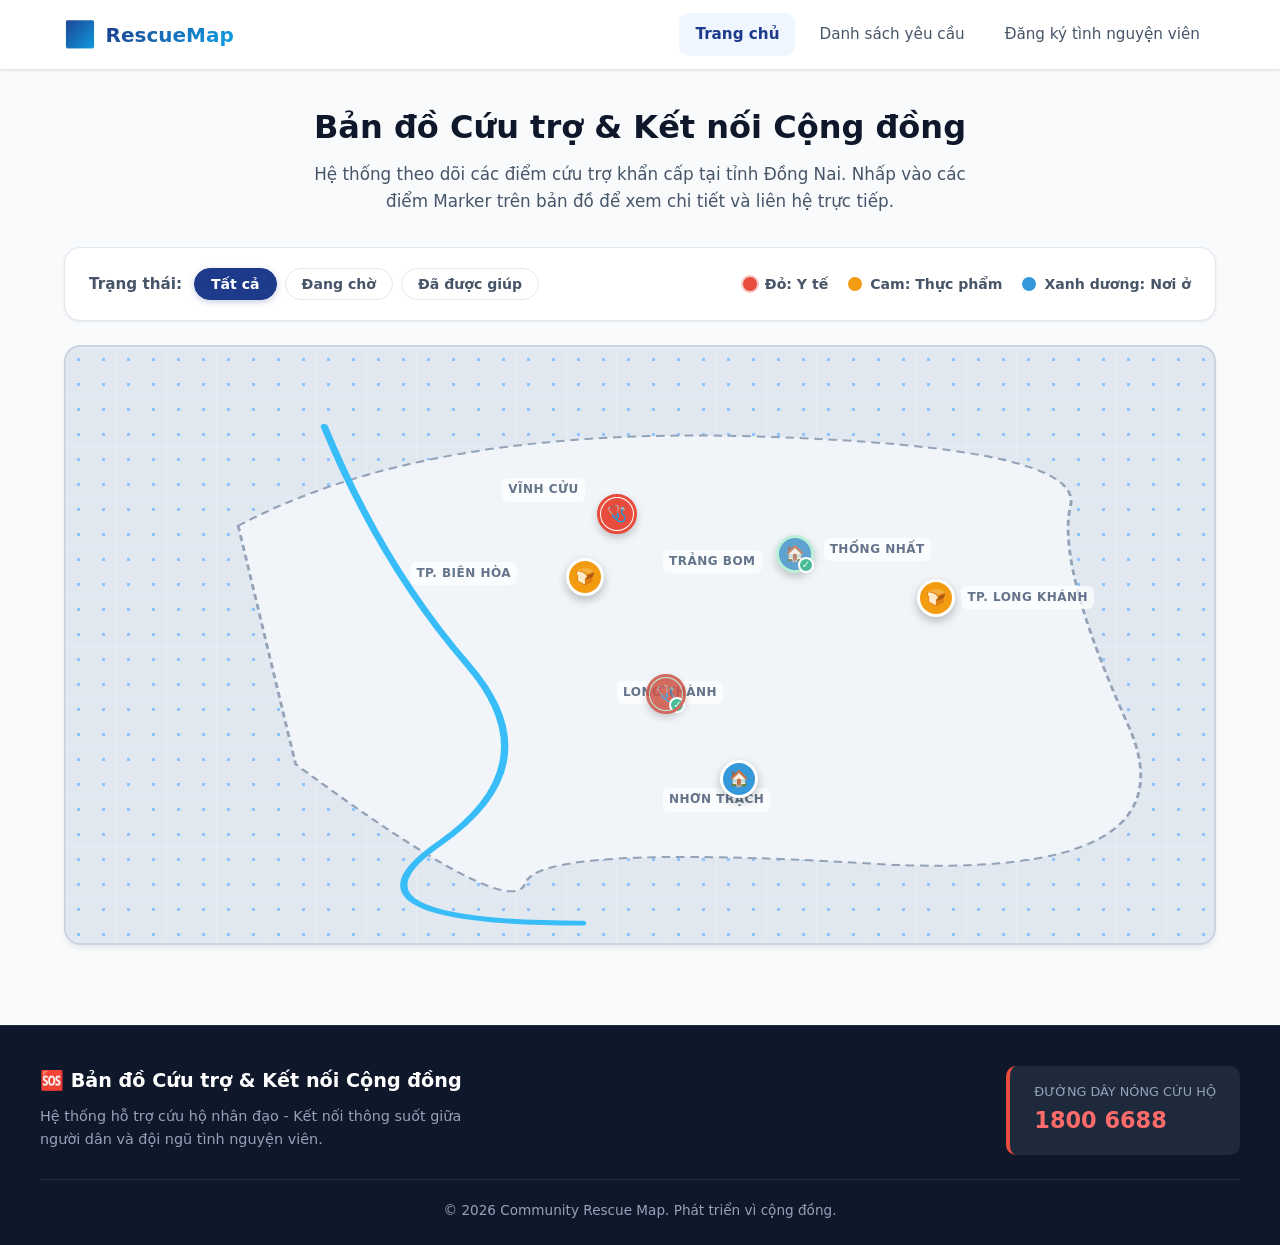
<file: index.html>
<!DOCTYPE html>
<html lang="vi">
<head>
    <meta charset="UTF-8">
    <meta name="viewport" content="width=device-width, initial-scale=1.0">
    <title>Bản đồ Cứu trợ & Kết nối Cộng đồng</title>
    <!-- CSS dùng chung của hệ thống -->
    <link rel="stylesheet" href="css/style.css">
    
    <!-- Đoạn CSS bổ sung chuyên biệt cho Bản đồ, Marker Pulse và Popup Chi tiết -->
    <style>
        /* Khu vực điều khiển: Bộ lọc trạng thái & Bảng chú thích */
        .map-controls-panel {
            background-color: var(--bg-card);
            border: 1px solid var(--border-color);
            border-radius: var(--radius-lg);
            padding: 1.25rem 1.5rem;
            margin-bottom: 1.5rem;
            box-shadow: var(--shadow-sm);
            display: flex;
            flex-wrap: wrap;
            justify-content: space-between;
            align-items: center;
            gap: 1.25rem;
        }

        /* 3 Nút lọc trạng thái */
        .filter-buttons-group {
            display: flex;
            align-items: center;
            gap: 0.5rem;
            flex-wrap: wrap;
        }

        .filter-title {
            font-size: 0.95rem;
            font-weight: 700;
            color: var(--text-secondary);
            margin-right: 0.25rem;
        }

        .status-btn {
            background: #fff;
            border: 1.5px solid var(--border-color);
            padding: 0.45rem 1rem;
            border-radius: var(--radius-full);
            font-weight: 600;
            font-size: 0.88rem;
            color: var(--text-secondary);
            cursor: pointer;
            transition: all var(--transition-fast);
        }

        .status-btn:hover {
            border-color: var(--color-primary-light);
            color: var(--color-primary);
        }

        .status-btn.active {
            background-color: var(--color-primary);
            color: #ffffff;
            border-color: var(--color-primary);
            box-shadow: 0 2px 6px rgba(30, 58, 138, 0.25);
        }

        /* Bảng chú thích 3 màu Marker */
        .map-legend {
            display: flex;
            align-items: center;
            gap: 1.25rem;
            flex-wrap: wrap;
        }

        .legend-item {
            display: flex;
            align-items: center;
            gap: 0.5rem;
            font-size: 0.88rem;
            font-weight: 600;
            color: var(--text-secondary);
        }

        .legend-dot {
            width: 14px;
            height: 14px;
            border-radius: var(--radius-full);
            display: inline-block;
            flex-shrink: 0;
            position: relative;
        }

        .legend-dot.medical {
            background-color: var(--color-medical); /* Đỏ: #e74c3c */
            box-shadow: 0 0 0 2px rgba(231, 76, 60, 0.3);
        }

        .legend-dot.food {
            background-color: var(--color-food);    /* Cam: #f39c12 */
        }

        .legend-dot.shelter {
            background-color: var(--color-shelter); /* Xanh dương: #3498db */
        }

        /* Khung bản đồ (position: relative) mô phỏng khu vực */
        .map-wrapper {
            position: relative;
            width: 100%;
            height: 600px;
            background-color: #dbeafe;
            background-image: 
                radial-gradient(#93c5fd 1.5px, transparent 1.5px),
                linear-gradient(to right, rgba(255,255,255,0.2) 1px, transparent 1px),
                linear-gradient(to bottom, rgba(255,255,255,0.2) 1px, #e2e8f0 1px);
            background-size: 25px 25px, 50px 50px, 50px 50px;
            border-radius: var(--radius-lg);
            border: 2px solid #cbd5e1;
            overflow: hidden;
            box-shadow: var(--shadow-md);
            user-select: none;
        }

        /* Sơ đồ địa giới & Sông Đồng Nai mô phỏng */
        .map-region-backdrop {
            position: absolute;
            inset: 0;
            width: 100%;
            height: 100%;
            pointer-events: none;
        }

        .map-region-backdrop path.province-shape {
            fill: #f1f5f9;
            stroke: #94a3b8;
            stroke-width: 2;
            stroke-dasharray: 6 4;
        }

        .map-region-backdrop path.river-shape {
            fill: none;
            stroke: #38bdf8;
            stroke-width: 5;
            stroke-linecap: round;
        }

        .district-tag {
            position: absolute;
            font-size: 0.75rem;
            font-weight: 800;
            color: #64748b;
            text-transform: uppercase;
            letter-spacing: 0.5px;
            pointer-events: none;
            background: rgba(255, 255, 255, 0.7);
            padding: 2px 6px;
            border-radius: var(--radius-sm);
        }

        /* Lớp chứa Marker vẽ tự động bằng JavaScript */
        #markersLayer {
            position: absolute;
            inset: 0;
            width: 100%;
            height: 100%;
        }

        /* Định dạng Marker */
        .map-marker {
            position: absolute;
            transform: translate(-50%, -50%);
            width: 38px;
            height: 38px;
            border-radius: var(--radius-full);
            display: flex;
            align-items: center;
            justify-content: center;
            color: #ffffff;
            cursor: pointer;
            box-shadow: 0 4px 10px rgba(0, 0, 0, 0.25);
            border: 3px solid #ffffff;
            transition: transform 0.2s cubic-bezier(0.34, 1.56, 0.64, 1), box-shadow 0.2s ease;
            z-index: 10;
        }

        .map-marker:hover {
            transform: translate(-50%, -50%) scale(1.3);
            z-index: 30;
            box-shadow: 0 8px 16px rgba(0, 0, 0, 0.35);
        }

        /* 3 Màu Marker theo yêu cầu */
        .marker-medical {
            background-color: var(--color-medical); /* Đỏ: #e74c3c */
        }

        .marker-food {
            background-color: var(--color-food);    /* Cam: #f39c12 */
        }

        .marker-shelter {
            background-color: var(--color-shelter); /* Xanh dương: #3498db */
        }

        /* Hiệu ứng nhấp nháy Pulse dành riêng cho Marker Y tế (Khẩn cấp) */
        .marker-medical::after {
            content: '';
            position: absolute;
            inset: -4px;
            border-radius: var(--radius-full);
            border: 3px solid var(--color-medical);
            animation: medical-pulse 1.8s infinite ease-out;
            pointer-events: none;
        }

        @keyframes medical-pulse {
            0% { transform: scale(0.9); opacity: 0.9; }
            70% { transform: scale(2.2); opacity: 0; }
            100% { transform: scale(2.4); opacity: 0; }
        }

        /* Biểu tượng trạng thái đã cứu trợ */
        .map-marker.is-done {
            filter: grayscale(0.2);
            opacity: 0.85;
            border-color: #a7f3d0;
        }

        .map-marker .status-check {
            position: absolute;
            bottom: -3px;
            right: -3px;
            width: 16px;
            height: 16px;
            background-color: var(--color-done);
            border: 2px solid #ffffff;
            border-radius: var(--radius-full);
            font-size: 10px;
            display: flex;
            align-items: center;
            justify-content: center;
        }

        /* Hộp thoại Popup Chi tiết */
        .map-popup-overlay {
            position: absolute;
            inset: 0;
            background: rgba(15, 23, 42, 0.45);
            backdrop-filter: blur(2px);
            z-index: 100;
            display: flex;
            align-items: center;
            justify-content: center;
            padding: 1rem;
            animation: fadeIn 0.2s ease;
        }

        .map-popup-card {
            background: #ffffff;
            width: 100%;
            max-width: 440px;
            border-radius: var(--radius-lg);
            box-shadow: var(--shadow-lg);
            border: 1px solid var(--border-color);
            overflow: hidden;
            animation: popupSlideUp 0.25s cubic-bezier(0.16, 1, 0.3, 1);
        }

        .popup-header {
            padding: 1.1rem 1.25rem;
            display: flex;
            align-items: flex-start;
            justify-content: space-between;
            border-bottom: 1px solid var(--border-color);
            background-color: var(--bg-card-alt);
        }

        .popup-title-group h3 {
            font-size: 1.15rem;
            font-weight: 800;
            color: var(--text-primary);
            margin-bottom: 0.2rem;
        }

        .popup-id-tag {
            font-size: 0.75rem;
            font-weight: 700;
            color: var(--text-muted);
        }

        .popup-close-btn {
            background: transparent;
            border: none;
            font-size: 1.5rem;
            line-height: 1;
            color: var(--text-muted);
            cursor: pointer;
            padding: 0.2rem 0.5rem;
            border-radius: var(--radius-sm);
            transition: all var(--transition-fast);
        }

        .popup-close-btn:hover {
            color: var(--color-medical);
            background: rgba(231, 76, 60, 0.1);
        }

        .popup-body {
            padding: 1.25rem;
            display: flex;
            flex-direction: column;
            gap: 0.85rem;
        }

        .popup-row {
            display: flex;
            flex-direction: column;
            gap: 0.15rem;
        }

        .popup-label {
            font-size: 0.78rem;
            font-weight: 700;
            text-transform: uppercase;
            color: var(--text-muted);
            letter-spacing: 0.5px;
        }

        .popup-value {
            font-size: 0.95rem;
            color: var(--text-primary);
            font-weight: 500;
        }

        .popup-phone-link {
            display: inline-flex;
            align-items: center;
            gap: 0.4rem;
            font-weight: 700;
            color: var(--color-primary);
            font-size: 1.05rem;
            text-decoration: underline;
        }

        .popup-phone-link:hover {
            color: var(--color-primary-hover);
        }

        .popup-note-box {
            background: #fffbeb;
            border: 1px solid #fde68a;
            color: #92400e;
            padding: 0.75rem;
            border-radius: var(--radius-md);
            font-size: 0.88rem;
            line-height: 1.5;
            font-style: italic;
        }

        .popup-badges-row {
            display: flex;
            gap: 0.5rem;
            flex-wrap: wrap;
            margin-top: 0.25rem;
        }

        .popup-footer {
            padding: 0.85rem 1.25rem;
            background: var(--bg-card-alt);
            border-top: 1px solid var(--border-color);
            display: flex;
            justify-content: flex-end;
            gap: 0.5rem;
        }

        @keyframes popupSlideUp {
            from { opacity: 0; transform: translateY(20px) scale(0.96); }
            to { opacity: 1; transform: translateY(0) scale(1); }
        }

        @keyframes fadeIn {
            from { opacity: 0; }
            to { opacity: 1; }
        }

        /* Tối ưu hóa cực hạn cho điện thoại màn hình nhỏ 375px */
        @media (max-width: 600px) {
            .map-controls-panel {
                flex-direction: column;
                align-items: stretch;
                padding: 1rem;
                gap: 1rem;
            }

            .filter-buttons-group {
                justify-content: space-between;
                width: 100%;
            }

            .status-btn {
                flex: 1;
                text-align: center;
                padding: 0.45rem 0.5rem;
                font-size: 0.8rem;
            }

            .map-legend {
                justify-content: space-around;
                width: 100%;
                border-top: 1px dashed var(--border-color);
                padding-top: 0.75rem;
            }

            .legend-item {
                font-size: 0.78rem;
            }

            .map-wrapper {
                height: 480px; /* Vừa vặn trên màn hình 375px */
            }

            .map-marker {
                width: 32px;
                height: 32px;
                font-size: 0.85rem;
            }

            .map-popup-card {
                max-width: 100%;
                border-radius: var(--radius-md);
            }

            .popup-body {
                padding: 1rem;
                gap: 0.75rem;
            }
        }
    </style>
</head>
<body>

    <!-- 1. THANH NAVBAR VỚI 3 LINK THEO YÊU CẦU -->
    <header class="navbar">
        <div class="nav-container">
            <a href="index.html" class="nav-logo">
                <span class="logo-icon">🆘</span>
                <span>RescueMap</span>
            </a>
            <nav class="nav-menu" aria-label="Điều hướng chính">
                <a href="index.html" class="nav-link active">Trang chủ</a>
                <a href="requests.html" class="nav-link">Danh sách yêu cầu</a>
                <a href="volunteer.html" class="nav-link">Đăng ký tình nguyện viên</a>
            </nav>
        </div>
    </header>

    <!-- 2. KHUNG MAIN (SEMANTIC MAIN CONTAINER) -->
    <main class="main-wrapper">
        
        <header class="page-header">
            <h1 class="page-title">Bản đồ Cứu trợ & Kết nối Cộng đồng</h1>
            <p class="page-subtitle">Hệ thống theo dõi các điểm cứu trợ khẩn cấp tại tỉnh Đồng Nai. Nhấp vào các điểm Marker trên bản đồ để xem chi tiết và liên hệ trực tiếp.</p>
        </header>

        <!-- BẢNG ĐIỀU KHIỂN: BỘ LỌC 3 NÚT & BẢNG CHÚ THÍCH 3 MÀU MARKER -->
        <section class="map-controls-panel" aria-label="Bộ lọc và Chú thích">
            
            <!-- 3 Nút lọc trạng thái -->
            <div class="filter-buttons-group">
                <span class="filter-title">Trạng thái:</span>
                <button class="status-btn active" data-status="all">Tất cả</button>
                <button class="status-btn" data-status="dang-cho">Đang chờ</button>
                <button class="status-btn" data-status="da-giup">Đã được giúp</button>
            </div>

            <!-- Bảng chú thích 3 màu Marker: Đỏ (Y tế nhấp nháy), Cam (Thực phẩm), Xanh dương (Nơi ở) -->
            <div class="map-legend">
                <div class="legend-item" title="Nhu cầu y tế khẩn cấp (Nhấp nháy pulse)">
                    <span class="legend-dot medical"></span>
                    <span>Đỏ: Y tế</span>
                </div>
                <div class="legend-item" title="Lương thực & Nhu yếu phẩm">
                    <span class="legend-dot food"></span>
                    <span>Cam: Thực phẩm</span>
                </div>
                <div class="legend-item" title="Chỗ ở & Trú ẩn an toàn">
                    <span class="legend-dot shelter"></span>
                    <span>Xanh dương: Nơi ở</span>
                </div>
            </div>

        </section>

        <!-- KHUNG BẢN ĐỒ (POSITION: RELATIVE) MÔ PHỎNG KHU VỰC -->
        <section class="map-section" aria-label="Bản đồ tương tác">
            <div class="map-wrapper" id="mapWrapper">
                
                <!-- Bản đồ nền SVG mô phỏng địa bàn Đồng Nai -->
                <svg class="map-region-backdrop" viewBox="0 0 800 600" preserveAspectRatio="none">
                    <path class="province-shape" d="M 120 180 Q 250 80 480 90 T 700 160 T 740 380 T 560 520 T 320 540 T 160 420 Z" />
                    <path class="river-shape" d="M 180 80 Q 220 220 280 320 T 260 500 T 360 580" />
                </svg>

                <!-- Địa danh minh họa -->
                <span class="district-tag" style="top: 22%; left: 38%;">Vĩnh Cửu</span>
                <span class="district-tag" style="top: 36%; left: 30%;">TP. Biên Hòa</span>
                <span class="district-tag" style="top: 34%; left: 52%;">Trảng Bom</span>
                <span class="district-tag" style="top: 32%; left: 66%;">Thống Nhất</span>
                <span class="district-tag" style="top: 40%; left: 78%;">TP. Long Khánh</span>
                <span class="district-tag" style="top: 56%; left: 48%;">Long Thành</span>
                <span class="district-tag" style="top: 74%; left: 52%;">Nhơn Trạch</span>

                <!-- Lớp hiển thị Marker (vẽ tự động bằng JavaScript .map()) -->
                <div id="markersLayer"></div>

                <!-- Hộp thoại Popup Chi tiết khi nhấp Marker -->
                <div class="map-popup-overlay" id="popupOverlay" style="display: none;">
                    <article class="map-popup-card" id="popupCard">
                        <header class="popup-header">
                            <div class="popup-title-group">
                                <span class="popup-id-tag" id="popupId">REQ-000</span>
                                <h3 id="popupName">Họ và tên</h3>
                            </div>
                            <button type="button" class="popup-close-btn" id="popupCloseBtn" aria-label="Đóng popup">&times;</button>
                        </header>
                        
                        <div class="popup-body">
                            <div class="popup-row">
                                <span class="popup-label">📞 Số điện thoại:</span>
                                <a href="tel:" class="popup-phone-link" id="popupPhone">0912 345 678</a>
                            </div>

                            <div class="popup-row">
                                <span class="popup-label">📍 Địa chỉ:</span>
                                <p class="popup-value" id="popupAddress">Địa chỉ...</p>
                            </div>

                            <div class="popup-row">
                                <span class="popup-label">🏷️ Loại nhu cầu & Trạng thái:</span>
                                <div class="popup-badges-row">
                                    <span class="badge" id="popupTypeBadge">Y tế</span>
                                    <span class="badge" id="popupStatusBadge">Đang chờ</span>
                                </div>
                            </div>

                            <div class="popup-row">
                                <span class="popup-label">📝 Ghi chú:</span>
                                <div class="popup-note-box" id="popupNote">Nội dung ghi chú...</div>
                            </div>
                        </div>

                        <footer class="popup-footer">
                            <a href="tel:" class="btn btn-danger btn-sm" id="popupCallBtn">
                                📞 Gọi hỗ trợ ngay
                            </a>
                            <button type="button" class="btn btn-outline btn-sm" id="popupCloseFooterBtn">
                                Đóng
                            </button>
                        </footer>
                    </article>
                </div>

            </div>
        </section>

    </main>

    <!-- 3. FOOTER CHUẨN SEMANTIC -->
    <footer class="footer">
        <div class="footer-container">
            <div class="footer-top">
                <div class="footer-brand">
                    <h4>🆘 Bản đồ Cứu trợ & Kết nối Cộng đồng</h4>
                    <p>Hệ thống hỗ trợ cứu hộ nhân đạo - Kết nối thông suốt giữa người dân và đội ngũ tình nguyện viên.</p>
                </div>
                <div class="footer-hotline">
                    <span>Đường dây nóng cứu hộ</span>
                    <strong>1800 6688</strong>
                </div>
            </div>
            <div class="footer-bottom">
                <p>&copy; 2026 Community Rescue Map. Phát triển vì cộng đồng.</p>
            </div>
        </div>
    </footer>

    <!-- Nạp js/data.js trước -->
    <script src="js/data.js"></script>
    <!-- Nạp js/map.js điều khiển bản đồ -->
    <script src="js/map.js"></script>
</body>
</html>
</file>
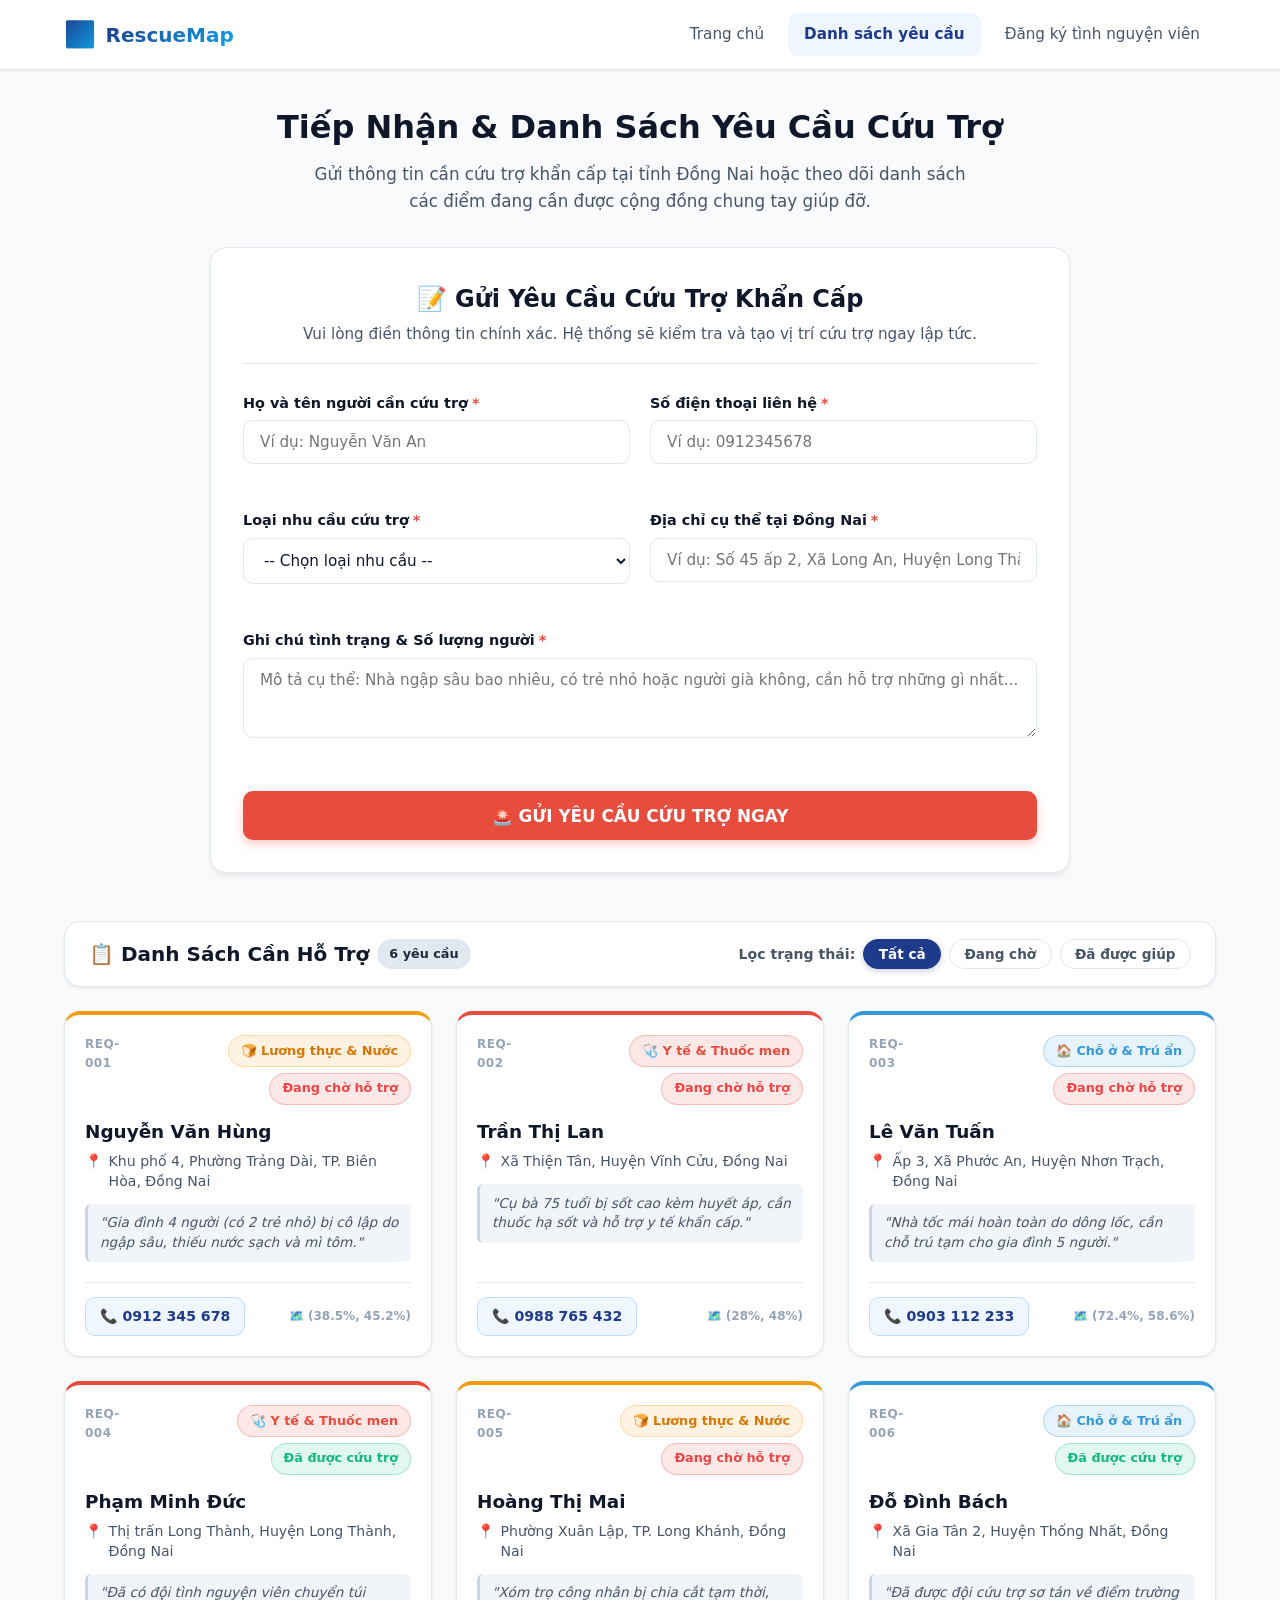
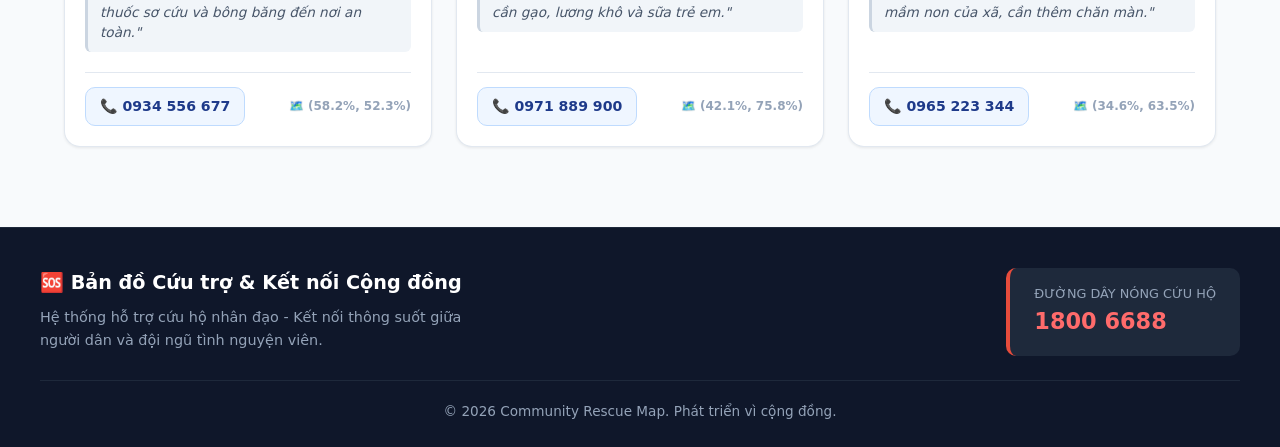
<file: requests.html>
<!DOCTYPE html>
<html lang="vi">
<head>
    <meta charset="UTF-8">
    <meta name="viewport" content="width=device-width, initial-scale=1.0">
    <title>Danh Sách & Gửi Yêu Cầu Cứu Trợ - Community Rescue Map</title>
    <!-- CSS dùng chung của hệ thống -->
    <link rel="stylesheet" href="css/style.css">

    <!-- Đoạn CSS bổ sung chuyên biệt cho Form Tiếp Nhận và CSS Grid 3 Cột / 1 Cột -->
    <style>
        .requests-page-layout {
            display: flex;
            flex-direction: column;
            gap: 3rem;
        }

        /* ------------------ PHẦN 1: FORM TIẾP NHẬN ------------------ */
        .form-section-wrapper {
            background-color: var(--bg-card);
            border: 1px solid var(--border-color);
            border-radius: var(--radius-lg);
            padding: 2rem;
            box-shadow: var(--shadow-md);
            max-width: 860px;
            margin: 0 auto;
            width: 100%;
        }

        .section-header-box {
            margin-bottom: 1.75rem;
            text-align: center;
            border-bottom: 1px solid var(--border-color);
            padding-bottom: 1rem;
        }

        .section-header-box h2 {
            font-size: 1.5rem;
            font-weight: 800;
            color: var(--text-primary);
            display: flex;
            align-items: center;
            justify-content: center;
            gap: 0.5rem;
        }

        .section-header-box p {
            font-size: 0.95rem;
            color: var(--text-secondary);
            margin-top: 0.25rem;
        }

        .request-form-grid {
            display: grid;
            grid-template-columns: 1fr 1fr;
            gap: 1.25rem;
        }

        .form-field-group {
            display: flex;
            flex-direction: column;
            gap: 0.35rem;
            position: relative;
        }

        .form-field-group.full-span {
            grid-column: 1 / -1;
        }

        .form-label {
            font-size: 0.9rem;
            font-weight: 700;
            color: var(--text-primary);
            display: flex;
            align-items: center;
            gap: 0.25rem;
        }

        .form-label .required-mark {
            color: var(--color-medical);
        }

        .form-control-input,
        .form-control-select,
        .form-control-textarea {
            width: 100%;
            padding: 0.75rem 1rem;
            border: 1.5px solid var(--border-color);
            border-radius: var(--radius-md);
            background-color: #ffffff;
            font-size: 0.95rem;
            color: var(--text-primary);
            outline: none;
            transition: all var(--transition-fast);
        }

        .form-control-input:focus,
        .form-control-select:focus,
        .form-control-textarea:focus {
            border-color: var(--color-primary-light);
            box-shadow: 0 0 0 3px rgba(59, 130, 246, 0.15);
        }

        /* Khi có lỗi validation: Viền đỏ và nền hồng nhạt */
        .form-control-input.has-error,
        .form-control-select.has-error,
        .form-control-textarea.has-error {
            border-color: var(--color-medical) !important;
            background-color: #fff5f5;
        }

        /* Dòng thông báo lỗi màu đỏ trực tiếp dưới ô nhập (Không dùng alert) */
        .field-error-message {
            color: var(--color-medical);
            font-size: 0.8rem;
            font-weight: 600;
            min-height: 1.1rem;
            display: flex;
            align-items: center;
            gap: 0.25rem;
            margin-top: 2px;
        }

        .btn-submit-rescue {
            background-color: var(--color-medical);
            color: #ffffff;
            font-weight: 700;
            font-size: 1.05rem;
            padding: 0.9rem 1.5rem;
            border-radius: var(--radius-md);
            border: none;
            cursor: pointer;
            width: 100%;
            box-shadow: 0 4px 10px rgba(231, 76, 60, 0.3);
            display: flex;
            align-items: center;
            justify-content: center;
            gap: 0.5rem;
            transition: all var(--transition-fast);
        }

        .btn-submit-rescue:hover {
            background-color: #c0392b;
            transform: translateY(-1px);
            box-shadow: 0 6px 14px rgba(231, 76, 60, 0.4);
        }

        .form-success-banner {
            background-color: #ecfdf5;
            border: 1.5px solid #6ee7b7;
            color: #065f46;
            padding: 1rem 1.25rem;
            border-radius: var(--radius-md);
            margin-bottom: 1.5rem;
            display: none;
            align-items: center;
            justify-content: space-between;
            gap: 1rem;
            animation: fadeIn 0.3s ease;
        }

        /* ------------------ PHẦN 2: DANH SÁCH YÊU CẦU ------------------ */
        .requests-list-section {
            display: flex;
            flex-direction: column;
            gap: 1.5rem;
        }

        .list-header-bar {
            display: flex;
            justify-content: space-between;
            align-items: center;
            flex-wrap: wrap;
            gap: 1rem;
            background-color: var(--bg-card);
            border: 1px solid var(--border-color);
            border-radius: var(--radius-lg);
            padding: 1rem 1.5rem;
            box-shadow: var(--shadow-sm);
        }

        .list-header-title {
            font-size: 1.25rem;
            font-weight: 800;
            color: var(--text-primary);
            display: flex;
            align-items: center;
            gap: 0.5rem;
        }

        .list-filter-group {
            display: flex;
            align-items: center;
            gap: 0.5rem;
            flex-wrap: wrap;
        }

        .filter-label-txt {
            font-size: 0.88rem;
            font-weight: 700;
            color: var(--text-secondary);
        }

        .filter-pill-btn {
            background: #ffffff;
            border: 1.5px solid var(--border-color);
            padding: 0.4rem 0.9rem;
            border-radius: var(--radius-full);
            font-size: 0.85rem;
            font-weight: 600;
            color: var(--text-secondary);
            cursor: pointer;
            transition: all var(--transition-fast);
        }

        .filter-pill-btn:hover {
            border-color: var(--color-primary-light);
            color: var(--color-primary);
        }

        .filter-pill-btn.active {
            background-color: var(--color-primary);
            color: #ffffff;
            border-color: var(--color-primary);
            box-shadow: 0 2px 6px rgba(30, 58, 138, 0.25);
        }

        /* [YÊU CẦU]: CSS GRID HIỂN THỊ 3 CỘT TRÊN MÁY TÍNH VÀ 1 CỘT TRÊN ĐIỆN THOẠI (<768px) */
        .requests-cards-grid {
            display: grid;
            grid-template-columns: repeat(3, 1fr); /* 3 cột trên máy tính */
            gap: 1.5rem;
        }

        .rescue-request-card {
            background-color: var(--bg-card);
            border: 1px solid var(--border-color);
            border-radius: var(--radius-lg);
            padding: 1.25rem;
            box-shadow: var(--shadow-sm);
            display: flex;
            flex-direction: column;
            justify-content: space-between;
            transition: transform var(--transition-fast), box-shadow var(--transition-fast);
            border-top: 4px solid var(--border-color);
            position: relative;
        }

        .rescue-request-card:hover {
            transform: translateY(-3px);
            box-shadow: var(--shadow-md);
        }

        /* Nhãn màu viền nhận diện theo loại nhu cầu */
        .rescue-request-card.border-medical { border-top-color: var(--color-medical); }
        .rescue-request-card.border-food { border-top-color: var(--color-food); }
        .rescue-request-card.border-shelter { border-top-color: var(--color-shelter); }

        .card-top-header {
            display: flex;
            justify-content: space-between;
            align-items: flex-start;
            margin-bottom: 0.75rem;
            gap: 0.5rem;
        }

        .card-req-id {
            font-size: 0.75rem;
            font-weight: 800;
            color: var(--text-muted);
            letter-spacing: 0.5px;
        }

        .card-badges-wrapper {
            display: flex;
            flex-wrap: wrap;
            gap: 0.35rem;
            justify-content: flex-end;
        }

        .card-person-name {
            font-size: 1.15rem;
            font-weight: 800;
            color: var(--text-primary);
            margin-bottom: 0.4rem;
        }

        .card-address-line {
            font-size: 0.88rem;
            color: var(--text-secondary);
            display: flex;
            align-items: flex-start;
            gap: 0.35rem;
            margin-bottom: 0.75rem;
            line-height: 1.4;
        }

        .card-note-box {
            background-color: var(--bg-card-alt);
            border-left: 3px solid #cbd5e1;
            padding: 0.6rem 0.75rem;
            border-radius: var(--radius-sm);
            font-size: 0.85rem;
            color: var(--text-secondary);
            font-style: italic;
            margin-bottom: 1.25rem;
            line-height: 1.45;
        }

        .card-footer-box {
            display: flex;
            align-items: center;
            justify-content: space-between;
            padding-top: 0.85rem;
            border-top: 1px solid var(--border-color);
            gap: 0.5rem;
        }

        /* Số điện thoại bấm gọi được (<a href="tel:...">) */
        .card-phone-btn {
            display: inline-flex;
            align-items: center;
            gap: 0.4rem;
            padding: 0.45rem 0.85rem;
            background-color: #eff6ff;
            color: var(--color-primary);
            border: 1px solid #bfdbfe;
            border-radius: var(--radius-md);
            font-weight: 700;
            font-size: 0.88rem;
            transition: all var(--transition-fast);
        }

        .card-phone-btn:hover {
            background-color: var(--color-primary);
            color: #ffffff;
            border-color: var(--color-primary);
        }

        .card-coords-tag {
            font-size: 0.75rem;
            color: var(--text-muted);
            font-weight: 600;
        }

        .empty-requests-notice {
            grid-column: 1 / -1;
            text-align: center;
            padding: 3.5rem 1rem;
            background-color: var(--bg-card);
            border: 2px dashed var(--border-color);
            border-radius: var(--radius-lg);
            color: var(--text-muted);
        }

        .empty-requests-notice span {
            font-size: 3rem;
            display: block;
            margin-bottom: 0.5rem;
        }

        /* [YÊU CẦU]: RESPONSIVE < 768px TỰ ĐỘNG CHUYỂN VỀ 1 CỘT TRÊN ĐIỆN THOẠI */
        @media (max-width: 768px) {
            .requests-cards-grid {
                grid-template-columns: 1fr; /* 1 cột trên điện thoại <768px */
            }

            .request-form-grid {
                grid-template-columns: 1fr;
            }

            .form-section-wrapper {
                padding: 1.25rem;
            }

            .list-header-bar {
                flex-direction: column;
                align-items: flex-start;
                padding: 1rem;
            }

            .list-filter-group {
                width: 100%;
                justify-content: space-between;
            }

            .filter-pill-btn {
                flex: 1;
                text-align: center;
                padding: 0.4rem 0.5rem;
                font-size: 0.8rem;
            }
        }
    </style>
</head>
<body>

    <!-- 1. THANH ĐIỀU HƯỚNG (NAVBAR ĐỒNG BỘ VỚI INDEX.HTML) -->
    <header class="navbar">
        <div class="nav-container">
            <a href="index.html" class="nav-logo">
                <span class="logo-icon">🆘</span>
                <span>RescueMap</span>
            </a>
            <nav class="nav-menu" aria-label="Điều hướng chính">
                <a href="index.html" class="nav-link">Trang chủ</a>
                <a href="requests.html" class="nav-link active">Danh sách yêu cầu</a>
                <a href="volunteer.html" class="nav-link">Đăng ký tình nguyện viên</a>
            </nav>
        </div>
    </header>

    <!-- 2. KHUNG NỘI DUNG CHÍNH (MAIN WRAPPER) -->
    <main class="main-wrapper">
        <header class="page-header">
            <h1 class="page-title">Tiếp Nhận & Danh Sách Yêu Cầu Cứu Trợ</h1>
            <p class="page-subtitle">Gửi thông tin cần cứu trợ khẩn cấp tại tỉnh Đồng Nai hoặc theo dõi danh sách các điểm đang cần được cộng đồng chung tay giúp đỡ.</p>
        </header>

        <div class="requests-page-layout">
            
            <!-- ================= PHẦN 1: FORM GỬI YÊU CẦU CỨU TRỢ MỚI ================= -->
            <section class="form-section-wrapper" aria-label="Form gửi yêu cầu cứu trợ">
                <div class="section-header-box">
                    <h2>📝 Gửi Yêu Cầu Cứu Trợ Khẩn Cấp</h2>
                    <p>Vui lòng điền thông tin chính xác. Hệ thống sẽ kiểm tra và tạo vị trí cứu trợ ngay lập tức.</p>
                </div>

                <!-- Thông báo thành công khi gửi xong (Ban đầu ẩn) -->
                <div class="form-success-banner" id="formSuccessBanner">
                    <div style="display: flex; align-items: center; gap: 0.5rem;">
                        <span style="font-size: 1.4rem;">✅</span>
                        <div>
                            <strong>Đã gửi yêu cầu cứu trợ thành công!</strong>
                            <p style="font-size: 0.85rem; margin-top: 2px;" id="successMsgDetail">Hệ thống đã tự động định vị và thêm vào danh sách cứu trợ.</p>
                        </div>
                    </div>
                    <button type="button" class="btn btn-outline btn-sm" id="closeSuccessBanner" style="color: #065f46; border-color: #6ee7b7;">✕</button>
                </div>

                <!-- Form tiếp nhận dữ liệu -->
                <form id="newRescueForm" novalidate>
                    <div class="request-form-grid">
                        
                        <!-- Họ tên -->
                        <div class="form-field-group">
                            <label class="form-label" for="reqName">
                                Họ và tên người cần cứu trợ <span class="required-mark">*</span>
                            </label>
                            <input type="text" id="reqName" class="form-control-input" placeholder="Ví dụ: Nguyễn Văn An" autocomplete="name">
                            <small class="field-error-message" id="nameError"></small>
                        </div>

                        <!-- Số điện thoại (Bắt buộc 10 chữ số bắt đầu bằng 0) -->
                        <div class="form-field-group">
                            <label class="form-label" for="reqPhone">
                                Số điện thoại liên hệ <span class="required-mark">*</span>
                            </label>
                            <input type="tel" id="reqPhone" class="form-control-input" placeholder="Ví dụ: 0912345678" maxlength="10" autocomplete="tel">
                            <small class="field-error-message" id="phoneError"></small>
                        </div>

                        <!-- Loại nhu cầu (y-te, thuc-pham, noi-o) -->
                        <div class="form-field-group">
                            <label class="form-label" for="reqType">
                                Loại nhu cầu cứu trợ <span class="required-mark">*</span>
                            </label>
                            <select id="reqType" class="form-control-select">
                                <option value="">-- Chọn loại nhu cầu --</option>
                                <option value="thuc-pham">🍞 Thực phẩm & Lương thực</option>
                                <option value="y-te">🩺 Y tế & Thuốc men khẩn cấp</option>
                                <option value="noi-o">🏠 Chỗ ở & Trú ẩn an toàn</option>
                            </select>
                            <small class="field-error-message" id="typeError"></small>
                        </div>

                        <!-- Địa chỉ chi tiết -->
                        <div class="form-field-group">
                            <label class="form-label" for="reqAddress">
                                Địa chỉ cụ thể tại Đồng Nai <span class="required-mark">*</span>
                            </label>
                            <input type="text" id="reqAddress" class="form-control-input" placeholder="Ví dụ: Số 45 ấp 2, Xã Long An, Huyện Long Thành">
                            <small class="field-error-message" id="addressError"></small>
                        </div>

                        <!-- Ghi chú tình trạng cụ thể -->
                        <div class="form-field-group full-span">
                            <label class="form-label" for="reqNote">
                                Ghi chú tình trạng & Số lượng người <span class="required-mark">*</span>
                            </label>
                            <textarea id="reqNote" class="form-control-textarea" rows="3" placeholder="Mô tả cụ thể: Nhà ngập sâu bao nhiêu, có trẻ nhỏ hoặc người già không, cần hỗ trợ những gì nhất..."></textarea>
                            <small class="field-error-message" id="noteError"></small>
                        </div>

                        <!-- Nút gửi Form -->
                        <div class="form-field-group full-span" style="margin-top: 0.5rem;">
                            <button type="submit" class="btn-submit-rescue" id="btnSubmit">
                                🚨 GỬI YÊU CẦU CỨU TRỢ NGAY
                            </button>
                        </div>

                    </div>
                </form>
            </section>

            <!-- ================= PHẦN 2: DANH SÁCH YÊU CẦU CỨU TRỢ ================= -->
            <section class="requests-list-section" aria-label="Danh sách yêu cầu cứu trợ">
                
                <!-- Thanh công cụ lọc trạng thái và hiển thị số lượng -->
                <div class="list-header-bar">
                    <div class="list-header-title">
                        <span>📋 Danh Sách Cần Hỗ Trợ</span>
                        <span class="badge badge-default" id="displayCountBadge" style="font-size: 0.8rem; background: #e2e8f0; color: #1e293b;">0 yêu cầu</span>
                    </div>

                    <!-- Bộ lọc trạng thái: Tất cả / Đang chờ / Đã được giúp (dùng .filter()) -->
                    <div class="list-filter-group">
                        <span class="filter-label-txt">Lọc trạng thái:</span>
                        <button class="filter-pill-btn active" data-filter="all">Tất cả</button>
                        <button class="filter-pill-btn" data-filter="dang-cho">Đang chờ</button>
                        <button class="filter-pill-btn" data-filter="da-giup">Đã được giúp</button>
                    </div>
                </div>

                <!-- [YÊU CẦU]: Khung hiển thị CSS Grid (3 cột PC, 1 cột Mobile <768px), đổ dữ liệu bằng .map() -->
                <div class="requests-cards-grid" id="requestsCardsContainer">
                    <!-- Các Card sẽ được JavaScript .map() tạo tự động tại đây -->
                </div>

            </section>

        </div>
    </main>

    <!-- 3. FOOTER (ĐỒNG BỘ VỚI INDEX.HTML) -->
    <footer class="footer">
        <div class="footer-container">
            <div class="footer-top">
                <div class="footer-brand">
                    <h4>🆘 Bản đồ Cứu trợ & Kết nối Cộng đồng</h4>
                    <p>Hệ thống hỗ trợ cứu hộ nhân đạo - Kết nối thông suốt giữa người dân và đội ngũ tình nguyện viên.</p>
                </div>
                <div class="footer-hotline">
                    <span>Đường dây nóng cứu hộ</span>
                    <strong>1800 6688</strong>
                </div>
            </div>
            <div class="footer-bottom">
                <p>&copy; 2026 Community Rescue Map. Phát triển vì cộng đồng.</p>
            </div>
        </div>
    </footer>

    <!-- Nhúng js/data.js (chứa getRequests(), saveRequests(), getTypeLabel(), getStatusLabel()) -->
    <script src="js/data.js"></script>
    <!-- Nhúng js/requests.js xử lý Validation và Render Cards -->
    <script src="js/requests.js"></script>
</body>
</html>
</file>
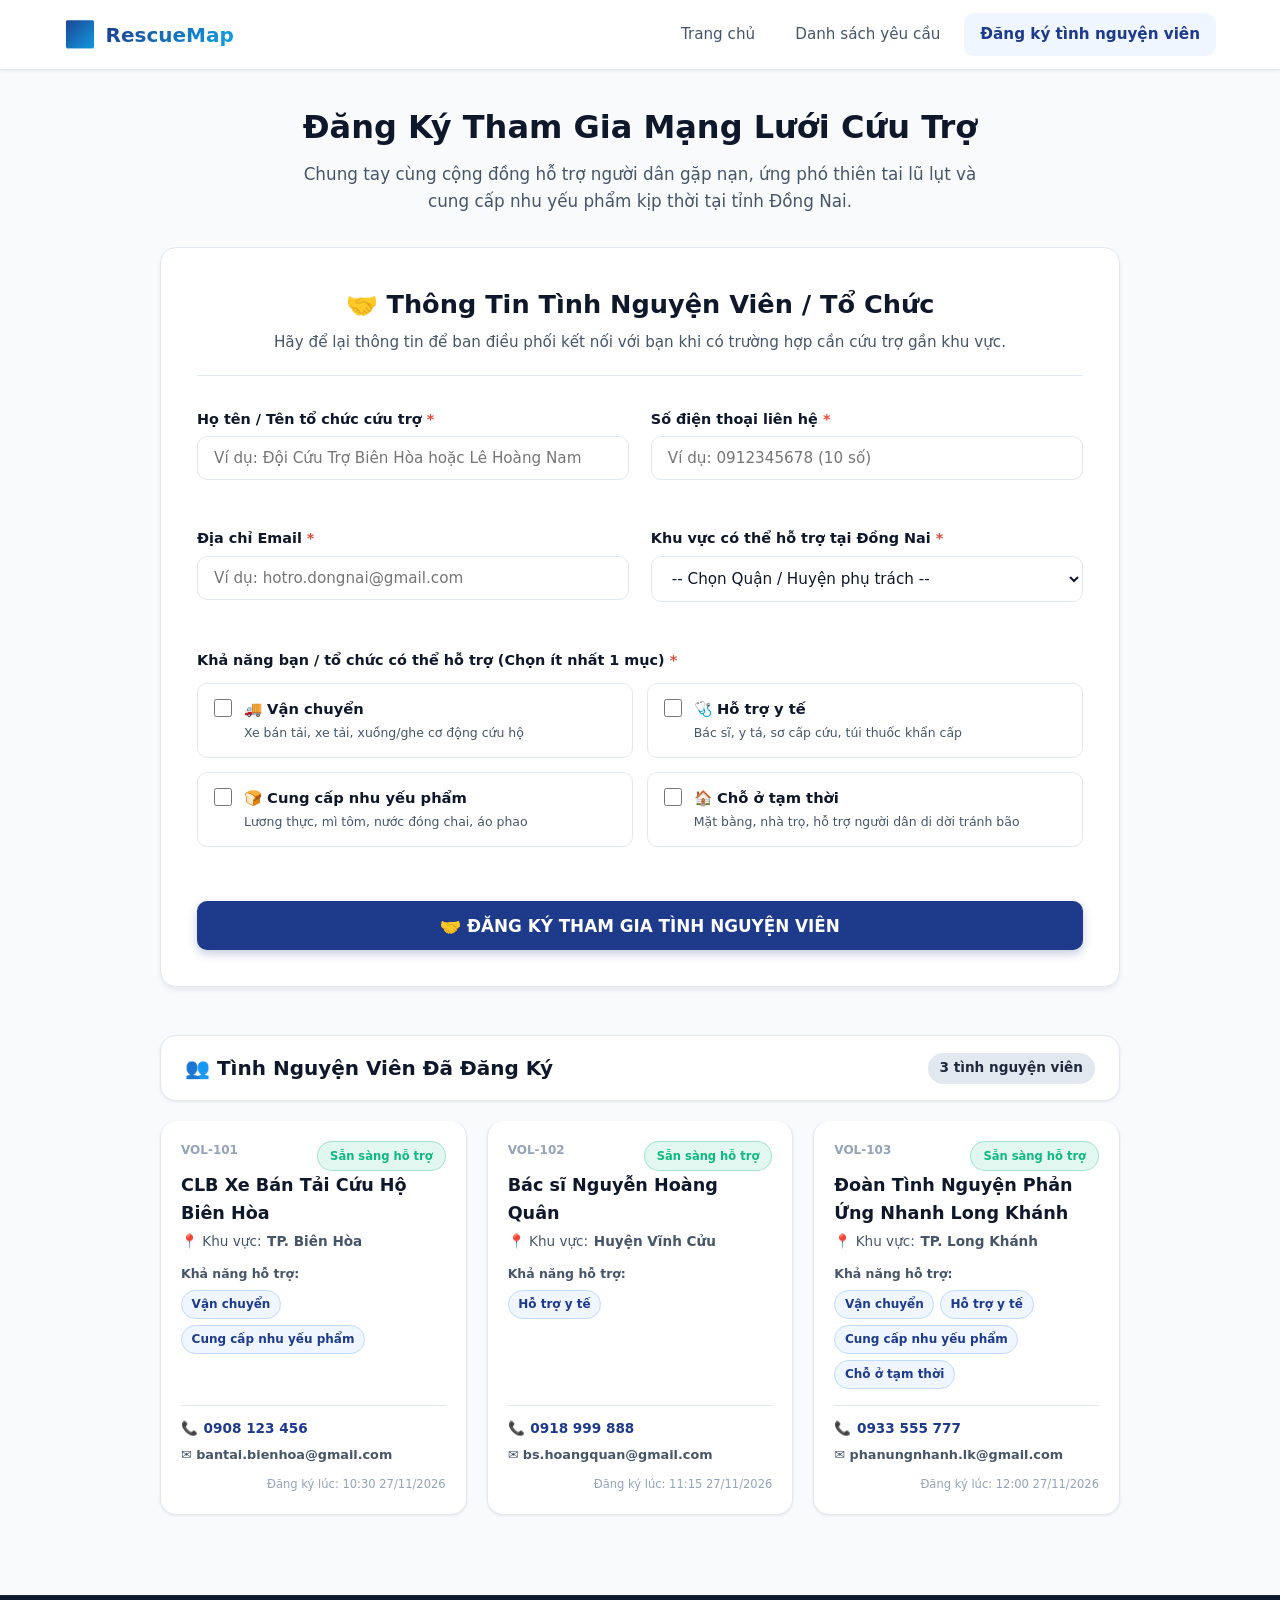
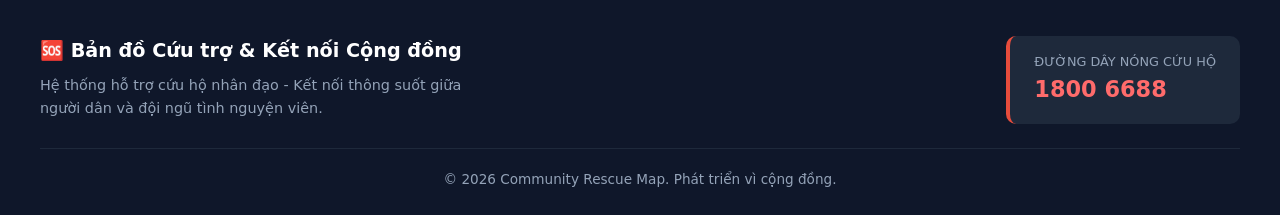
<file: volunteer.html>
<!DOCTYPE html>
<html lang="vi">
<head>
    <meta charset="UTF-8">
    <meta name="viewport" content="width=device-width, initial-scale=1.0">
    <title>Đăng Ký Tình Nguyện Viên - Community Rescue Map</title>
    <!-- CSS dùng chung của hệ thống -->
    <link rel="stylesheet" href="css/style.css">

    <!-- Đoạn CSS bổ sung chuyên biệt cho Form Tình Nguyện Viên & Danh Sách Đăng Ký -->
    <style>
        .volunteer-page-layout {
            display: flex;
            flex-direction: column;
            gap: 3rem;
            max-width: 960px;
            margin: 0 auto;
        }

        /* ------------------ PHẦN 1: FORM ĐĂNG KÝ HIỆN ĐẠI ------------------ */
        .volunteer-form-card {
            background-color: var(--bg-card);
            border: 1px solid var(--border-color);
            border-radius: var(--radius-lg);
            padding: 2.25rem;
            box-shadow: var(--shadow-md);
            position: relative;
        }

        .vol-header-box {
            text-align: center;
            border-bottom: 1px solid var(--border-color);
            padding-bottom: 1.25rem;
            margin-bottom: 2rem;
        }

        .vol-header-box h2 {
            font-size: 1.6rem;
            font-weight: 800;
            color: var(--text-primary);
            display: flex;
            align-items: center;
            justify-content: center;
            gap: 0.5rem;
        }

        .vol-header-box p {
            color: var(--text-secondary);
            font-size: 0.95rem;
            margin-top: 0.35rem;
        }

        .vol-form-grid {
            display: grid;
            grid-template-columns: 1fr 1fr;
            gap: 1.35rem;
        }

        .vol-form-group {
            display: flex;
            flex-direction: column;
            gap: 0.35rem;
        }

        .vol-form-group.full-width {
            grid-column: 1 / -1;
        }

        .vol-label {
            font-size: 0.9rem;
            font-weight: 700;
            color: var(--text-primary);
        }

        .vol-label .required-star {
            color: var(--color-medical);
        }

        .vol-input, .vol-select {
            width: 100%;
            padding: 0.75rem 1rem;
            border: 1.5px solid var(--border-color);
            border-radius: var(--radius-md);
            background-color: #ffffff;
            font-size: 0.95rem;
            color: var(--text-primary);
            outline: none;
            transition: all var(--transition-fast);
        }

        .vol-input:focus, .vol-select:focus {
            border-color: var(--color-primary-light);
            box-shadow: 0 0 0 3px rgba(59, 130, 246, 0.15);
        }

        /* Viền đỏ khi lỗi validation */
        .vol-input.has-error, .vol-select.has-error {
            border-color: var(--color-medical) !important;
            background-color: #fff5f5;
        }

        /* Dòng thông báo lỗi màu đỏ ngay dưới ô nhập */
        .error-message {
            color: var(--color-medical);
            font-size: 0.8rem;
            font-weight: 600;
            min-height: 1.1rem;
            display: flex;
            align-items: center;
            gap: 0.25rem;
            margin-top: 2px;
        }

        /* Nhóm Checkbox chọn Khả năng hỗ trợ */
        .skills-checkbox-grid {
            display: grid;
            grid-template-columns: repeat(2, 1fr);
            gap: 0.85rem;
            margin-top: 0.35rem;
        }

        .checkbox-card {
            border: 1.5px solid var(--border-color);
            border-radius: var(--radius-md);
            padding: 0.85rem 1rem;
            display: flex;
            align-items: flex-start;
            gap: 0.75rem;
            cursor: pointer;
            background: #ffffff;
            transition: all var(--transition-fast);
            user-select: none;
        }

        .checkbox-card:hover {
            border-color: var(--color-primary-light);
            background-color: var(--bg-card-alt);
        }

        .checkbox-card.selected {
            border-color: var(--color-primary);
            background-color: #eff6ff;
        }

        .checkbox-card input[type="checkbox"] {
            width: 18px;
            height: 18px;
            cursor: pointer;
            margin-top: 2px;
            accent-color: var(--color-primary);
        }

        .checkbox-card-content {
            display: flex;
            flex-direction: column;
            gap: 0.15rem;
        }

        .checkbox-card-title {
            font-size: 0.92rem;
            font-weight: 700;
            color: var(--text-primary);
        }

        .checkbox-card-desc {
            font-size: 0.78rem;
            color: var(--text-secondary);
        }

        .btn-submit-volunteer {
            background-color: var(--color-primary);
            color: #ffffff;
            font-weight: 700;
            font-size: 1.05rem;
            padding: 0.9rem 1.5rem;
            border-radius: var(--radius-md);
            border: none;
            cursor: pointer;
            width: 100%;
            display: flex;
            align-items: center;
            justify-content: center;
            gap: 0.5rem;
            box-shadow: 0 4px 10px rgba(30, 58, 138, 0.25);
            transition: all var(--transition-fast);
        }

        .btn-submit-volunteer:hover {
            background-color: var(--color-primary-hover);
            transform: translateY(-1px);
            box-shadow: 0 6px 14px rgba(30, 58, 138, 0.35);
        }

        /* Banner thông báo đăng ký thành công (Mượt mà và tự ẩn sau 3 giây) */
        .toast-success-banner {
            position: fixed;
            top: 24px;
            right: 24px;
            background: #065f46;
            color: #ffffff;
            padding: 1rem 1.5rem;
            border-radius: var(--radius-md);
            box-shadow: var(--shadow-lg);
            display: none;
            align-items: center;
            gap: 0.75rem;
            font-weight: 600;
            font-size: 0.95rem;
            z-index: 9999;
            border-left: 5px solid #34d399;
            transform: translateY(-20px);
            opacity: 0;
            transition: all 0.35s cubic-bezier(0.16, 1, 0.3, 1);
        }

        .toast-success-banner.show {
            display: flex;
            transform: translateY(0);
            opacity: 1;
        }

        /* ------------------ PHẦN 2: DANH SÁCH TÌNH NGUYỆN VIÊN ĐÃ ĐĂNG KÝ ------------------ */
        .registered-section {
            display: flex;
            flex-direction: column;
            gap: 1.25rem;
        }

        .registered-header {
            display: flex;
            justify-content: space-between;
            align-items: center;
            flex-wrap: wrap;
            gap: 0.75rem;
            background: var(--bg-card);
            border: 1px solid var(--border-color);
            border-radius: var(--radius-lg);
            padding: 1rem 1.5rem;
            box-shadow: var(--shadow-sm);
        }

        .registered-header h3 {
            font-size: 1.25rem;
            font-weight: 800;
            color: var(--text-primary);
            display: flex;
            align-items: center;
            gap: 0.5rem;
        }

        .registered-grid {
            display: grid;
            grid-template-columns: repeat(auto-fill, minmax(290px, 1fr));
            gap: 1.25rem;
        }

        .volunteer-card {
            background-color: var(--bg-card);
            border: 1px solid var(--border-color);
            border-radius: var(--radius-lg);
            padding: 1.25rem;
            box-shadow: var(--shadow-sm);
            display: flex;
            flex-direction: column;
            justify-content: space-between;
            gap: 1rem;
            border-top: 4px solid var(--color-primary-light);
            transition: transform var(--transition-fast), box-shadow var(--transition-fast);
        }

        .volunteer-card:hover {
            transform: translateY(-2px);
            box-shadow: var(--shadow-md);
        }

        .vol-card-top {
            display: flex;
            justify-content: space-between;
            align-items: flex-start;
        }

        .vol-card-name {
            font-size: 1.1rem;
            font-weight: 800;
            color: var(--text-primary);
            margin-bottom: 0.2rem;
        }

        .vol-card-area {
            font-size: 0.85rem;
            color: var(--text-secondary);
            display: flex;
            align-items: center;
            gap: 0.35rem;
            margin-bottom: 0.75rem;
        }

        .vol-skills-tags {
            display: flex;
            flex-wrap: wrap;
            gap: 0.35rem;
        }

        .skill-tag {
            font-size: 0.75rem;
            font-weight: 600;
            padding: 0.25rem 0.6rem;
            border-radius: var(--radius-full);
            background-color: #eff6ff;
            color: var(--color-primary);
            border: 1px solid #bfdbfe;
        }

        .vol-card-contacts {
            display: flex;
            flex-direction: column;
            gap: 0.35rem;
            padding-top: 0.75rem;
            border-top: 1px solid var(--border-color);
            font-size: 0.85rem;
        }

        .vol-contact-link {
            color: var(--color-primary);
            font-weight: 600;
            display: inline-flex;
            align-items: center;
            gap: 0.35rem;
        }

        .vol-contact-link:hover {
            text-decoration: underline;
        }

        .vol-time-tag {
            font-size: 0.72rem;
            color: var(--text-muted);
            text-align: right;
            margin-top: 0.25rem;
        }

        .empty-volunteers-box {
            grid-column: 1 / -1;
            text-align: center;
            padding: 3rem 1rem;
            background-color: var(--bg-card);
            border: 2px dashed var(--border-color);
            border-radius: var(--radius-lg);
            color: var(--text-muted);
        }

        /* ------------------ RESPONSIVE TRÊN ĐIỆN THOẠI (<600px) ------------------ */
        @media (max-width: 600px) {
            .volunteer-form-card {
                padding: 1.25rem;
            }

            .vol-form-grid {
                grid-template-columns: 1fr; /* 1 cột trên điện thoại */
                gap: 1rem;
            }

            .skills-checkbox-grid {
                grid-template-columns: 1fr; /* Checkbox xếp dọc */
            }

            .registered-grid {
                grid-template-columns: 1fr;
            }

            .toast-success-banner {
                left: 16px;
                right: 16px;
                top: 16px;
            }
        }
    </style>
</head>
<body>

    <!-- 1. THANH ĐIỀU HƯỚNG (NAVBAR ĐỒNG BỘ VỚI INDEX.HTML & REQUESTS.HTML) -->
    <header class="navbar">
        <div class="nav-container">
            <a href="index.html" class="nav-logo">
                <span class="logo-icon">🆘</span>
                <span>RescueMap</span>
            </a>
            <nav class="nav-menu" aria-label="Điều hướng chính">
                <a href="index.html" class="nav-link">Trang chủ</a>
                <a href="requests.html" class="nav-link">Danh sách yêu cầu</a>
                <a href="volunteer.html" class="nav-link active">Đăng ký tình nguyện viên</a>
            </nav>
        </div>
    </header>

    <!-- 2. KHUNG NỘI DUNG CHÍNH (MAIN WRAPPER) -->
    <main class="main-wrapper">
        <header class="page-header">
            <h1 class="page-title">Đăng Ký Tham Gia Mạng Lưới Cứu Trợ</h1>
            <p class="page-subtitle">Chung tay cùng cộng đồng hỗ trợ người dân gặp nạn, ứng phó thiên tai lũ lụt và cung cấp nhu yếu phẩm kịp thời tại tỉnh Đồng Nai.</p>
        </header>

        <div class="volunteer-page-layout">
            
            <!-- ================= PHẦN 1: FORM ĐĂNG KÝ TÌNH NGUYỆN VIÊN ================= -->
            <section class="volunteer-form-card" aria-label="Form đăng ký tình nguyện viên">
                <div class="vol-header-box">
                    <h2>🤝 Thông Tin Tình Nguyện Viên / Tổ Chức</h2>
                    <p>Hãy để lại thông tin để ban điều phối kết nối với bạn khi có trường hợp cần cứu trợ gần khu vực.</p>
                </div>

                <form id="volunteerForm" novalidate>
                    <div class="vol-form-grid">
                        
                        <!-- Họ tên / Tên tổ chức -->
                        <div class="vol-form-group">
                            <label class="vol-label" for="volName">
                                Họ tên / Tên tổ chức cứu trợ <span class="required-star">*</span>
                            </label>
                            <input type="text" id="volName" class="vol-input" placeholder="Ví dụ: Đội Cứu Trợ Biên Hòa hoặc Lê Hoàng Nam" autocomplete="name">
                            <small class="error-message" id="nameError"></small>
                        </div>

                        <!-- Số điện thoại (Bắt buộc 10 chữ số bắt đầu bằng 0) -->
                        <div class="vol-form-group">
                            <label class="vol-label" for="volPhone">
                                Số điện thoại liên hệ <span class="required-star">*</span>
                            </label>
                            <input type="tel" id="volPhone" class="vol-input" placeholder="Ví dụ: 0912345678 (10 số)" maxlength="10" autocomplete="tel">
                            <small class="error-message" id="phoneError"></small>
                        </div>

                        <!-- Email (Bắt buộc đúng định dạng email) -->
                        <div class="vol-form-group">
                            <label class="vol-label" for="volEmail">
                                Địa chỉ Email <span class="required-star">*</span>
                            </label>
                            <input type="email" id="volEmail" class="vol-input" placeholder="Ví dụ: hotro.dongnai@gmail.com" autocomplete="email">
                            <small class="error-message" id="emailError"></small>
                        </div>

                        <!-- Khu vực có thể hỗ trợ -->
                        <div class="vol-form-group">
                            <label class="vol-label" for="volArea">
                                Khu vực có thể hỗ trợ tại Đồng Nai <span class="required-star">*</span>
                            </label>
                            <select id="volArea" class="vol-select">
                                <option value="">-- Chọn Quận / Huyện phụ trách --</option>
                                <option value="Toàn tỉnh Đồng Nai">🌐 Toàn tỉnh Đồng Nai</option>
                                <option value="TP. Biên Hòa">TP. Biên Hòa</option>
                                <option value="TP. Long Khánh">TP. Long Khánh</option>
                                <option value="Huyện Vĩnh Cửu">Huyện Vĩnh Cửu</option>
                                <option value="Huyện Nhơn Trạch">Huyện Nhơn Trạch</option>
                                <option value="Huyện Long Thành">Huyện Long Thành</option>
                                <option value="Huyện Trảng Bom">Huyện Trảng Bom</option>
                                <option value="Huyện Thống Nhất">Huyện Thống Nhất</option>
                                <option value="Huyện Định Quán">Huyện Định Quán</option>
                                <option value="Huyện Tân Phú">Huyện Tân Phú</option>
                                <option value="Huyện Cẩm Mỹ">Huyện Cẩm Mỹ</option>
                                <option value="Huyện Xuân Lộc">Huyện Xuân Lộc</option>
                            </select>
                            <small class="error-message" id="areaError"></small>
                        </div>

                        <!-- Nhóm Checkbox chọn Khả năng hỗ trợ (Bắt buộc chọn ít nhất 1) -->
                        <div class="vol-form-group full-width">
                            <label class="vol-label">
                                Khả năng bạn / tổ chức có thể hỗ trợ (Chọn ít nhất 1 mục) <span class="required-star">*</span>
                            </label>
                            
                            <div class="skills-checkbox-grid">
                                
                                <!-- Khả năng 1: Vận chuyển -->
                                <label class="checkbox-card" id="label-vc">
                                    <input type="checkbox" name="skills" value="Vận chuyển" id="skill-vc">
                                    <div class="checkbox-card-content">
                                        <span class="checkbox-card-title">🚚 Vận chuyển</span>
                                        <span class="checkbox-card-desc">Xe bán tải, xe tải, xuồng/ghe cơ động cứu hộ</span>
                                    </div>
                                </label>

                                <!-- Khả năng 2: Hỗ trợ y tế -->
                                <label class="checkbox-card" id="label-yt">
                                    <input type="checkbox" name="skills" value="Hỗ trợ y tế" id="skill-yt">
                                    <div class="checkbox-card-content">
                                        <span class="checkbox-card-title">🩺 Hỗ trợ y tế</span>
                                        <span class="checkbox-card-desc">Bác sĩ, y tá, sơ cấp cứu, túi thuốc khẩn cấp</span>
                                    </div>
                                </label>

                                <!-- Khả năng 3: Cung cấp nhu yếu phẩm -->
                                <label class="checkbox-card" id="label-nyp">
                                    <input type="checkbox" name="skills" value="Cung cấp nhu yếu phẩm" id="skill-nyp">
                                    <div class="checkbox-card-content">
                                        <span class="checkbox-card-title">🍞 Cung cấp nhu yếu phẩm</span>
                                        <span class="checkbox-card-desc">Lương thực, mì tôm, nước đóng chai, áo phao</span>
                                    </div>
                                </label>

                                <!-- Khả năng 4: Chỗ ở tạm thời -->
                                <label class="checkbox-card" id="label-no">
                                    <input type="checkbox" name="skills" value="Chỗ ở tạm thời" id="skill-no">
                                    <div class="checkbox-card-content">
                                        <span class="checkbox-card-title">🏠 Chỗ ở tạm thời</span>
                                        <span class="checkbox-card-desc">Mặt bằng, nhà trọ, hỗ trợ người dân di dời tránh bão</span>
                                    </div>
                                </label>

                            </div>
                            <small class="error-message" id="skillsError"></small>
                        </div>

                        <!-- Nút gửi Form -->
                        <div class="vol-form-group full-width" style="margin-top: 0.5rem;">
                            <button type="submit" class="btn-submit-volunteer" id="btnSubmitVolunteer">
                                🤝 ĐĂNG KÝ THAM GIA TÌNH NGUYỆN VIÊN
                            </button>
                        </div>

                    </div>
                </form>
            </section>

            <!-- ================= PHẦN 2: DANH SÁCH TÌNH NGUYỆN VIÊN VỪA ĐĂNG KÝ ================= -->
            <section class="registered-section" aria-label="Danh sách tình nguyện viên đã đăng ký">
                <div class="registered-header">
                    <h3>👥 Tình Nguyện Viên Đã Đăng Ký</h3>
                    <span class="badge badge-default" id="volunteersCountBadge" style="font-size: 0.85rem; background: #e2e8f0; color: #1e293b;">
                        0 tình nguyện viên
                    </span>
                </div>

                <!-- Danh sách Card các tình nguyện viên lấy từ localStorage (key: volunteers) -->
                <div class="registered-grid" id="volunteersContainer">
                    <!-- JavaScript sẽ tự động render các thẻ tại đây -->
                </div>
            </section>

        </div>
    </main>

    <!-- 3. FOOTER (ĐỒNG BỘ VỚI CÁC TRANG CÒN LẠI) -->
    <footer class="footer">
        <div class="footer-container">
            <div class="footer-top">
                <div class="footer-brand">
                    <h4>🆘 Bản đồ Cứu trợ & Kết nối Cộng đồng</h4>
                    <p>Hệ thống hỗ trợ cứu hộ nhân đạo - Kết nối thông suốt giữa người dân và đội ngũ tình nguyện viên.</p>
                </div>
                <div class="footer-hotline">
                    <span>Đường dây nóng cứu hộ</span>
                    <strong>1800 6688</strong>
                </div>
            </div>
            <div class="footer-bottom">
                <p>&copy; 2026 Community Rescue Map. Phát triển vì cộng đồng.</p>
            </div>
        </div>
    </footer>

    <!-- Banner Toast thông báo đăng ký thành công (Tự động ẩn sau 3 giây) -->
    <div class="toast-success-banner" id="toastSuccessBanner">
        <span style="font-size: 1.3rem;">🎉</span>
        <span id="toastMsgText">Đăng ký tình nguyện viên thành công! Cảm ơn tấm lòng của bạn.</span>
    </div>

    <!-- Script xử lý Validation và LocalStorage -->
    <script src="js/volunteer.js"></script>
</body>
</html>
</file>
<file: css/style.css>
/* ==========================================================================
   css/style.css - Design System & Layout Dùng Chung
   Dự án: Bản đồ Cứu trợ & Kết nối Cộng đồng (Community Rescue Map)
   ========================================================================== */

/* 1. KHAI BÁO DESIGN SYSTEM BẰNG BIẾN CSS (:root) */
:root {
    /* 4 màu phân loại nhu cầu & trạng thái bắt buộc */
    --color-medical: #e74c3c;     /* Y tế: Đỏ */
    --color-food: #f39c12;        /* Thực phẩm: Cam vàng */
    --color-shelter: #3498db;     /* Chỗ ở: Xanh dương */
    --color-done: #10b981;        /* Đã hỗ trợ: Xanh lá */
    --color-pending: #ef4444;     /* Đang chờ hỗ trợ: Đỏ cảnh báo */

    /* Màu chủ đạo thương hiệu & hệ thống */
    --color-primary: #1e3a8a;       /* Xanh Navy chuyên nghiệp */
    --color-primary-hover: #1d4ed8;
    --color-secondary: #0ea5e9;

    /* Màu nền & Bề mặt (Surface) */
    --bg-body: #f8fafc;
    --bg-card: #ffffff;
    --bg-card-alt: #f1f5f9;
    --border-color: #e2e8f0;

    /* Màu chữ (Typography) */
    --text-primary: #0f172a;
    --text-secondary: #475569;
    --text-muted: #94a3b8;
    --text-white: #ffffff;

    /* Kích thước & Bo góc */
    --font-base: system-ui, -apple-system, "Segoe UI", Roboto, Helvetica, Arial, sans-serif;
    --container-max-width: 1200px;
    --nav-height: 70px;
    --radius-sm: 6px;
    --radius-md: 10px;
    --radius-lg: 16px;
    --radius-full: 9999px;

    /* Đổ bóng */
    --shadow-sm: 0 1px 3px rgba(0, 0, 0, 0.08);
    --shadow-md: 0 4px 6px -1px rgba(0, 0, 0, 0.08);
    --shadow-lg: 0 10px 25px -3px rgba(0, 0, 0, 0.1);

    /* Chuyển động */
    --transition-fast: 0.2s ease;
}

/* 2. CSS RESET HIỆN ĐẠI */
*, *::before, *::after {
    box-sizing: border-box;
    margin: 0;
    padding: 0;
}

html {
    font-size: 16px;
    scroll-behavior: smooth;
}

body {
    font-family: var(--font-base);
    background-color: var(--bg-body);
    color: var(--text-primary);
    line-height: 1.6;
    display: flex;
    flex-direction: column;
    min-height: 100vh;
    -webkit-font-smoothing: antialiased;
}

a {
    color: inherit;
    text-decoration: none;
    transition: all var(--transition-fast);
}

ul, ol {
    list-style: none;
}

img {
    max-width: 100%;
    display: block;
}

button, input, select, textarea {
    font-family: inherit;
    font-size: inherit;
}

/* 3. THANH ĐIỀU HƯỚNG (NAVBAR) BẰNG FLEXBOX */
.navbar {
    background-color: var(--bg-card);
    border-bottom: 1px solid var(--border-color);
    box-shadow: var(--shadow-sm);
    position: sticky;
    top: 0;
    z-index: 1000;
    height: var(--nav-height);
}

.nav-container {
    max-width: var(--container-max-width);
    margin: 0 auto;
    padding: 0 1.5rem;
    height: 100%;
    display: flex;
    align-items: center;
    justify-content: space-between;
    gap: 1rem;
}

.nav-logo {
    display: flex;
    align-items: center;
    gap: 0.6rem;
    font-size: 1.25rem;
    font-weight: 800;
    color: var(--color-primary);
}

.nav-logo .logo-icon {
    font-size: 1.6rem;
}

.nav-logo span {
    background: linear-gradient(135deg, var(--color-primary), var(--color-secondary));
    -webkit-background-clip: text;
    -webkit-text-fill-color: transparent;
}

.nav-menu {
    display: flex;
    align-items: center;
    gap: 0.5rem;
}

.nav-link {
    display: flex;
    align-items: center;
    gap: 0.4rem;
    padding: 0.6rem 1rem;
    border-radius: var(--radius-md);
    color: var(--text-secondary);
    font-weight: 500;
    font-size: 0.95rem;
    transition: all var(--transition-fast);
}

.nav-link:hover {
    color: var(--color-primary);
    background-color: var(--bg-card-alt);
}

.nav-link.active {
    color: var(--color-primary);
    background-color: #eff6ff;
    font-weight: 700;
}

/* Nút bấm khẩn cấp nổi bật trên Navbar */
.btn-nav-emergency {
    background-color: var(--color-medical);
    color: var(--text-white) !important;
    font-weight: 600;
    box-shadow: 0 2px 4px rgba(231, 76, 60, 0.25);
}

.btn-nav-emergency:hover {
    background-color: #c0392b !important;
    transform: translateY(-1px);
}

/* 4. KHUNG MAIN (STICKY FOOTER PATTERN) */
.main-wrapper {
    flex: 1 0 auto;
    width: 100%;
    max-width: var(--container-max-width);
    margin: 0 auto;
    padding: 2rem 1.5rem;
}

.page-header {
    margin-bottom: 2rem;
    text-align: center;
}

.page-title {
    font-size: 2rem;
    font-weight: 800;
    color: var(--text-primary);
    margin-bottom: 0.5rem;
}

.page-subtitle {
    color: var(--text-secondary);
    font-size: 1.05rem;
    max-width: 680px;
    margin: 0 auto;
}

/* 5. FOOTER DÙNG CHUNG */
.footer {
    flex-shrink: 0;
    background-color: #0f172a;
    color: #e2e8f0;
    padding: 2.5rem 1.5rem 1.5rem;
    border-top: 1px solid #1e293b;
    margin-top: 3rem;
}

.footer-container {
    max-width: var(--container-max-width);
    margin: 0 auto;
    display: flex;
    flex-direction: column;
    gap: 1.5rem;
}

.footer-top {
    display: flex;
    justify-content: space-between;
    align-items: flex-start;
    flex-wrap: wrap;
    gap: 2rem;
}

.footer-brand h4 {
    font-size: 1.2rem;
    color: #ffffff;
    margin-bottom: 0.5rem;
}

.footer-brand p {
    color: var(--text-muted);
    font-size: 0.9rem;
    max-width: 440px;
}

.footer-hotline {
    background-color: #1e293b;
    padding: 1rem 1.5rem;
    border-radius: var(--radius-md);
    border-left: 4px solid var(--color-medical);
}

.footer-hotline span {
    display: block;
    font-size: 0.8rem;
    text-transform: uppercase;
    color: var(--text-muted);
}

.footer-hotline strong {
    font-size: 1.4rem;
    color: #ff6b6b;
}

.footer-bottom {
    border-top: 1px solid #1e293b;
    padding-top: 1.25rem;
    text-align: center;
    font-size: 0.85rem;
    color: var(--text-muted);
}

/* 6. CÁC BADGE PHÂN LOẠI & TRẠNG THÁI */
.badge {
    display: inline-flex;
    align-items: center;
    gap: 0.35rem;
    padding: 0.3rem 0.75rem;
    border-radius: var(--radius-full);
    font-size: 0.8rem;
    font-weight: 600;
}

.badge-medical {
    background-color: rgba(231, 76, 60, 0.12);
    color: var(--color-medical);
    border: 1px solid rgba(231, 76, 60, 0.3);
}

.badge-food {
    background-color: rgba(243, 156, 18, 0.12);
    color: #d97706;
    border: 1px solid rgba(243, 156, 18, 0.3);
}

.badge-shelter {
    background-color: rgba(52, 152, 219, 0.12);
    color: var(--color-shelter);
    border: 1px solid rgba(52, 152, 219, 0.3);
}

.badge-done {
    background-color: rgba(16, 185, 129, 0.12);
    color: var(--color-done);
    border: 1px solid rgba(16, 185, 129, 0.3);
}

.badge-pending {
    background-color: rgba(239, 68, 68, 0.12);
    color: var(--color-pending);
    border: 1px solid rgba(239, 68, 68, 0.3);
}

/* 7. RESPONSIVE TRÊN ĐIỆN THOẠI (< 600px) */
@media (max-width: 600px) {
    :root {
        --nav-height: auto;
    }

    .nav-container {
        flex-direction: column;
        padding: 0.75rem 1rem;
        gap: 0.75rem;
    }

    .nav-menu {
        width: 100%;
        display: flex;
        justify-content: space-around;
        flex-wrap: wrap;
        gap: 0.35rem;
    }

    .nav-link {
        padding: 0.5rem 0.65rem;
        font-size: 0.85rem;
        border-radius: var(--radius-sm);
    }

    .main-wrapper {
        padding: 1.25rem 1rem;
    }

    .page-title {
        font-size: 1.5rem;
    }

    .page-subtitle {
        font-size: 0.95rem;
    }

    .footer-top {
        flex-direction: column;
        align-items: stretch;
    }

    .footer-hotline {
        text-align: center;
    }
}
</file>
